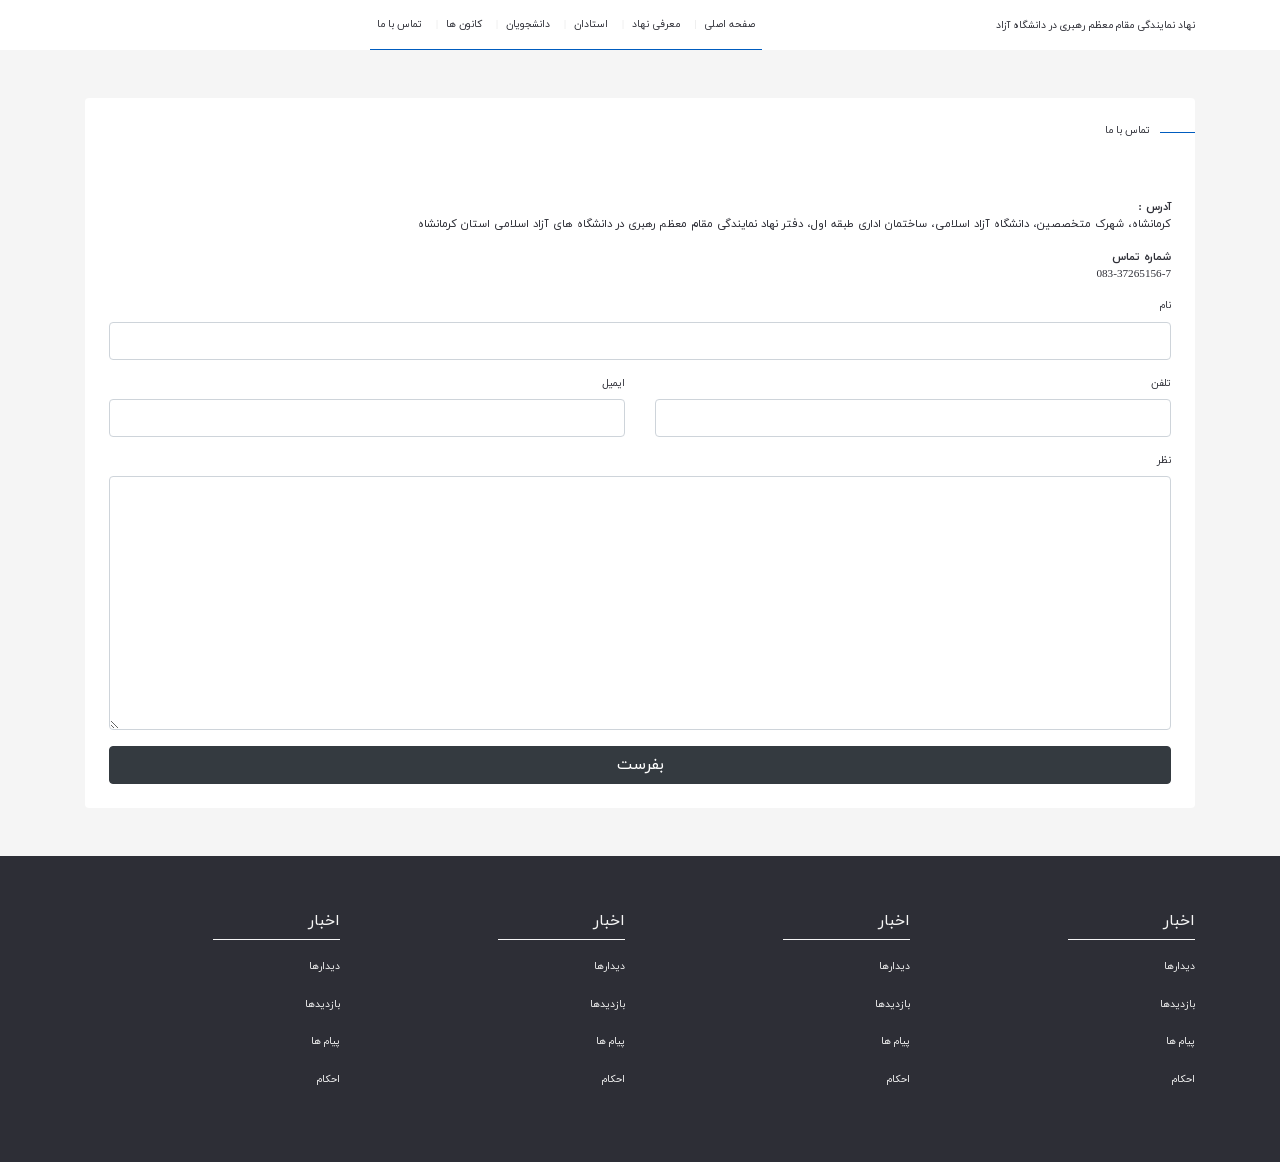
<file: Nahad Rahbari Azad/contact-us.html>
<!doctype html>
<html lang="en">
<head>
    <meta charset="UTF-8">
    <meta name="viewport"
          content="width=device-width, user-scalable=no, initial-scale=1.0, maximum-scale=1.0, minimum-scale=1.0">
    <meta http-equiv="X-UA-Compatible" content="ie=edge">
    <title>تماس با ما</title>
    <link rel="stylesheet" href="bootstrap.css">
    <link rel="stylesheet" href="WebFonts/css/fontiran.css">
    <meta lang="fa">
    <meta dir="rtl">
    <link rel="stylesheet" href="style.css">
</head>
<body>


<script src="https://code.jquery.com/jquery-3.3.1.slim.min.js"
        integrity="sha384-q8i/X+965DzO0rT7abK41JStQIAqVgRVzpbzo5smXKp4YfRvH+8abtTE1Pi6jizo"
        crossorigin="anonymous"></script>
<script src="https://cdnjs.cloudflare.com/ajax/libs/popper.js/1.14.3/umd/popper.min.js"
        integrity="sha384-ZMP7rVo3mIykV+2+9J3UJ46jBk0WLaUAdn689aCwoqbBJiSnjAK/l8WvCWPIPm49"
        crossorigin="anonymous"></script>
<script src="https://stackpath.bootstrapcdn.com/bootstrap/4.1.3/js/bootstrap.min.js"
        integrity="sha384-ChfqqxuZUCnJSK3+MXmPNIyE6ZbWh2IMqE241rYiqJxyMiZ6OW/JmZQ5stwEULTy"
        crossorigin="anonymous"></script>
<link rel="stylesheet" href="https://use.fontawesome.com/releases/v5.6.3/css/all.css"
      integrity="sha384-UHRtZLI+pbxtHCWp1t77Bi1L4ZtiqrqD80Kn4Z8NTSRyMA2Fd33n5dQ8lWUE00s/" crossorigin="anonymous">

      <header id="page-header" class="bg-white">
        <div class="container">
            <div class="row">
                <div class="col-12 col-lg-9">
                    <div class="d-flex flex-row align-items-center">
    
                        <button class="d-lg-none btn btn-primary my-2 ml-2" id="navbar-button" ><i class="fas fa-bars text-dark"></i><span class="icon-bar"></span></button>
    
                        <div class="ml-auto">
                            <p class="m-0">نهاد نمایندگی مقام معظم رهبری در دانشگاه آزاد</p>
                        </div>
    
                        <script>
                            $().ready(function () {
                                $('#navbar-button').click(function (event) {
                                    $('#page-navigation-bar').toggleClass('d-none');
                                });
                            });
                        </script>
    
    
                        <nav class="d-none d-lg-block" id="page-navigation-bar">
                            <ul class="menu clearfix">
                                <li class="item clearfix"><a href="index.html">صفحه اصلی</a></li>
                                <li class="item clearfix"><a href="index.html">معرفی نهاد</a></li>
                                <li class="item clearfix"><a href="news.html">استادان</a></li>
                                <li class="item clearfix"><a href="news.html">دانشجویان</a></li>
                                <li class="item clearfix">
                                    <a href="#">کانون ها</a>
                                    <ul class="sub-menu clearfix">
                                        <li class="triangle d-none d-lg-block"></li>
                                        <li class="item clearfix"><a href="news.html">کانون اول</a></li>
                                        <li class="item clearfix"><a href="news.html">کانون دوم</a></li>
                                    </ul>
                                </li>
                                <li class="item clearfix"><a href="contact-us.html">تماس با ما</a></li>
                            </ul>
                        </nav>
    
    
    
                    </div>
                </div>
            </div>
        </div>
    </header>
    
                    
					
<section id="page-body" class="my-5 pt-4 pt-lg-0">
    <div class="container">
        <div class="row" id="page-content">  
			<div class="col-12">
				<div class="card" >
					<div class="card-header">
						<div class="card-title">تماس با ما</div>
					</div>
					<div class="card-body p-4">
                        <div style="font-size: 0.7rem;">
                            <strong>آدرس : </strong>
                            <p style="font-size: inherit">
                                کرمانشاه، شهرک متخصصین، دانشگاه آزاد اسلامی، ساختمان اداری طبقه اول، دفتر نهاد نمایندگی مقام معظم رهبری در دانشگاه های آزاد اسلامی استان کرمانشاه
                            </p>
                            <strong>شماره تماس</strong>
                            <p style="font-size: inherit">083-37265156-7</p>
                        </div>
						<form>
							<div class="form-group">
								<label for="name">نام</label>
								<input class="form-control" id="name" type="text">
							</div>
							<div class="row">
								<div class="col-12 col-md-6">
									<div class="form-group">
										<label for="phone">تلفن</label>
										<input class="form-control" id="phone" type="text">
									</div>
								</div>
								<div class="col-12 col-md-6">
									<div class="form-group">
										<label for="email">ایمیل</label>
										<input type="email" id="email" class="form-control">
									</div>
								</div>
							</div>
							<div class="form-group">
								<label for="comment">نظر</label>
								<textarea class="form-control" name="comment" id="comment" cols="30" rows="10"></textarea>
							</div>
							<button class="btn btn-dark w-100">بفرست</button>
						</form>
					</div>
				</div>
			</div>
			
            
        </div>
    </div>
</section>
	
				

<footer id="page-footer" class="position-absolute w-100 p-5">
    <div class="container">
        <div class="row justify-content-center">
            <div class="col-12 col-sm-6 col-lg-3">
                <div class="footer-navigator">
                    <h3 class="h6 text-center text-lg-right w-lg-50">اخبار</h3>
                    <ul class="text-center">
                        <li class="text-center text-lg-right"><a href="#">دیدارها</a></li>
                        <li class="text-center text-lg-right"><a href="#">بازدیدها</a></li>
                        <li class="text-center text-lg-right"><a href="#">پیام ها</a></li>
                        <li class="text-center text-lg-right"><a href="#">احکام</a></li>
                    </ul>
                </div>
            </div>
            <div class="col-12 col-sm-6 col-lg-3">
                <div class="footer-navigator">
                    <h3 class="h6 text-center text-lg-right w-lg-50">اخبار</h3>
                    <ul class="text-center text-md-right">
                        <li class="text-center text-lg-right"><a href="#">دیدارها</a></li>
                        <li class="text-center text-lg-right"><a href="#">بازدیدها</a></li>
                        <li class="text-center text-lg-right"><a href="#">پیام ها</a></li>
                        <li class="text-center text-lg-right"><a href="#">احکام</a></li>
                    </ul>
                </div>
            </div>
            <div class="col-12 col-sm-6 col-lg-3">
                <div class="footer-navigator">
                    <h3 class="h6 text-center text-lg-right w-lg-50">اخبار</h3>
                    <ul class="text-center">
                        <li class="text-center text-lg-right"><a href="#">دیدارها</a></li>
                        <li class="text-center text-lg-right"><a href="#">بازدیدها</a></li>
                        <li class="text-center text-lg-right"><a href="#">پیام ها</a></li>
                        <li class="text-center text-lg-right"><a href="#">احکام</a></li>
                    </ul>
                </div>
            </div>
            <div class="col-12 col-sm-6 col-lg-3">
                <div class="footer-navigator">
                    <h3 class="h6 text-center text-lg-right w-lg-50">اخبار</h3>
                    <ul class="text-center text-md-right">
                        <li class="text-center text-lg-right"><a href="#">دیدارها</a></li>
                        <li class="text-center text-lg-right"><a href="#">بازدیدها</a></li>
                        <li class="text-center text-lg-right"><a href="#">پیام ها</a></li>
                        <li class="text-center text-lg-right"><a href="#">احکام</a></li>
                    </ul>
                </div>
            </div>
        </div>


    </div>
</footer>

</body>
</html>
</file>
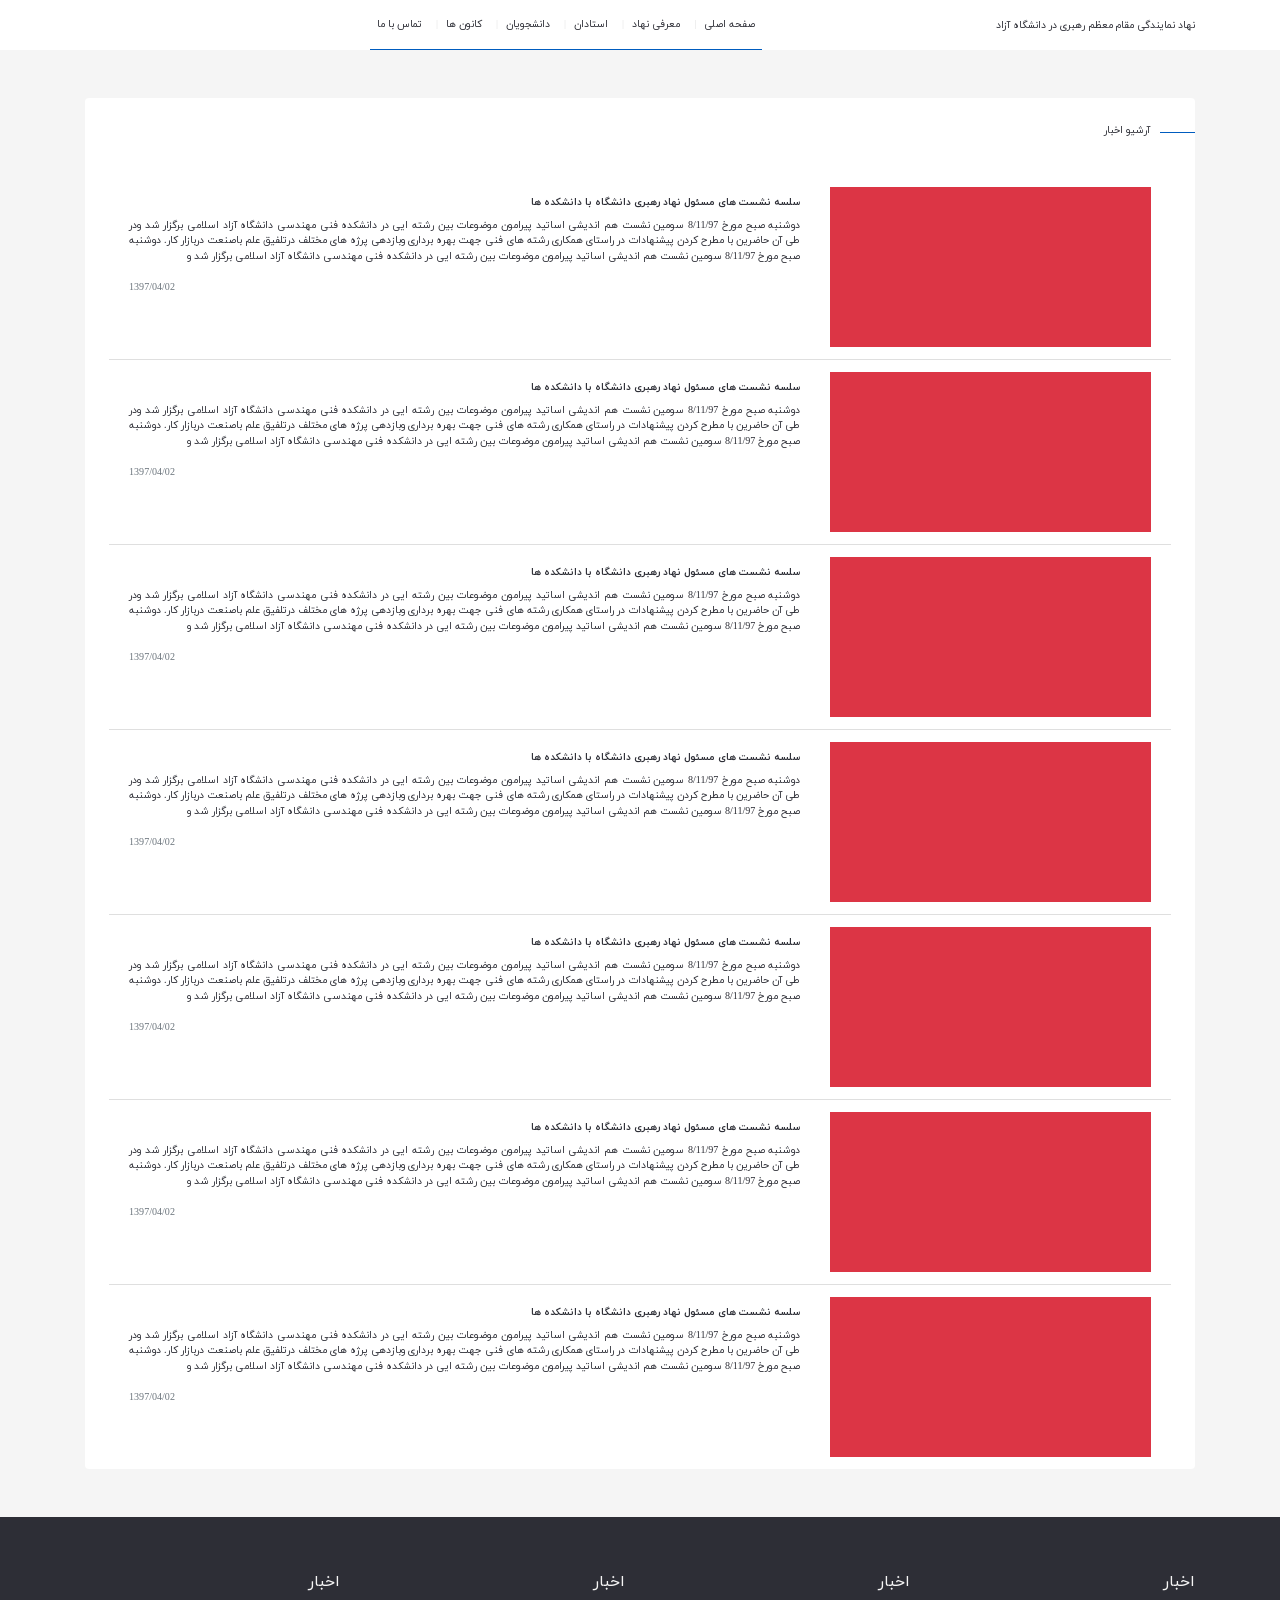
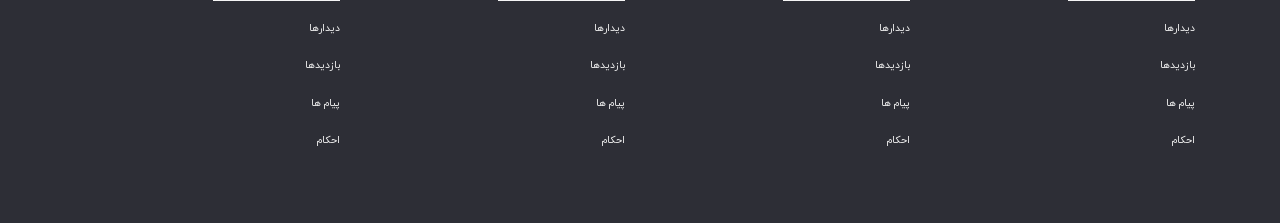
<file: Nahad Rahbari Azad/news.html>
<!doctype html>
<html lang="en">
<head>
    <meta charset="UTF-8">
    <meta name="viewport"
          content="width=device-width, user-scalable=no, initial-scale=1.0, maximum-scale=1.0, minimum-scale=1.0">
    <meta http-equiv="X-UA-Compatible" content="ie=edge">
    <title>اخبار</title>
    <link rel="stylesheet" href="bootstrap.css">
    <link rel="stylesheet" href="WebFonts/css/fontiran.css">
    <meta lang="fa">
    <meta dir="rtl">
    <link rel="stylesheet" href="style.css">
</head>
<body>


<script src="https://code.jquery.com/jquery-3.3.1.slim.min.js"
        integrity="sha384-q8i/X+965DzO0rT7abK41JStQIAqVgRVzpbzo5smXKp4YfRvH+8abtTE1Pi6jizo"
        crossorigin="anonymous"></script>
<script src="https://cdnjs.cloudflare.com/ajax/libs/popper.js/1.14.3/umd/popper.min.js"
        integrity="sha384-ZMP7rVo3mIykV+2+9J3UJ46jBk0WLaUAdn689aCwoqbBJiSnjAK/l8WvCWPIPm49"
        crossorigin="anonymous"></script>
<script src="https://stackpath.bootstrapcdn.com/bootstrap/4.1.3/js/bootstrap.min.js"
        integrity="sha384-ChfqqxuZUCnJSK3+MXmPNIyE6ZbWh2IMqE241rYiqJxyMiZ6OW/JmZQ5stwEULTy"
        crossorigin="anonymous"></script>
<link rel="stylesheet" href="https://use.fontawesome.com/releases/v5.6.3/css/all.css"
      integrity="sha384-UHRtZLI+pbxtHCWp1t77Bi1L4ZtiqrqD80Kn4Z8NTSRyMA2Fd33n5dQ8lWUE00s/" crossorigin="anonymous">

      <header id="page-header" class="bg-white">
        <div class="container">
            <div class="row">
                <div class="col-12 col-lg-9">
                    <div class="d-flex flex-row align-items-center">
    
                        <button class="d-lg-none btn btn-primary my-2 ml-2" id="navbar-button" ><i class="fas fa-bars text-dark"></i><span class="icon-bar"></span></button>
    
                        <div class="ml-auto">
                            <p class="m-0">نهاد نمایندگی مقام معظم رهبری در دانشگاه آزاد</p>
                        </div>
    
                        <script>
                            $().ready(function () {
                                $('#navbar-button').click(function (event) {
                                    $('#page-navigation-bar').toggleClass('d-none');
                                });
                            });
                        </script>
    
    
                        <nav class="d-none d-lg-block" id="page-navigation-bar">
                            <ul class="menu clearfix">
                                <li class="item clearfix"><a href="index.html">صفحه اصلی</a></li>
                                <li class="item clearfix"><a href="index.html">معرفی نهاد</a></li>
                                <li class="item clearfix"><a href="news.html">استادان</a></li>
                                <li class="item clearfix"><a href="news.html">دانشجویان</a></li>
                                <li class="item clearfix">
                                    <a href="news.html">کانون ها</a>
                                    <ul class="sub-menu clearfix">
                                        <li class="triangle d-none d-lg-block"></li>
                                        <li class="item clearfix"><a href="news.html">کانون اول</a></li>
                                        <li class="item clearfix"><a href="news.html">کانون دوم</a></li>
                                    </ul>
                                </li>
                                <li class="item clearfix"><a href="contact-us.html">تماس با ما</a></li>
                            </ul>
                        </nav>
    
    
    
                    </div>
                </div>
            </div>
        </div>
    </header>
    
<section id="page-body" class="my-5 pt-4 pt-lg-0">
        <div class="container">
            <div class="row" id="page-content">  
                <div class="col-12">
                <div class="card" >
                    <div class="card-header">
                        <div class="card-title">آرشیو اخبار</div>
                    </div>
                    <div class="card-body px-4">
                        <ul class="list-group list-group-flush p-0">
                            <li class="list-group-item">
                                <div class="row">
                                    <div class="col-12 col-md-4">
                                        <div class="bg-danger w-100" style="width: 10rem; height: 10rem"></div>
                                    </div>
                                    <div class="col-12 col-md-8 py-2 py-md-0">
                                        <a href="" class="alert-link my-2 d-block">سلسه نشست های مسئول نهاد رهبری دانشگاه با دانشکده ها</a>
                                        <p class="text-justify">دوشنبه صبح مورخ 8/11/97 سومین نشست هم اندیشی اساتید پیرامون موضوعات بین رشته ایی در دانشکده فنی مهندسی دانشگاه آزاد اسلامی برگزار شد ودر طی آن حاضرین با مطرح کردن پیشنهادات در راستای همکاری رشته های فنی جهت بهره برداری وبازدهی پرژه های مختلف درتلفیق علم باصنعت دربازار کار. دوشنبه صبح مورخ 8/11/97 سومین نشست هم اندیشی اساتید پیرامون موضوعات بین رشته ایی در دانشکده فنی مهندسی دانشگاه آزاد اسلامی برگزار شد و</p>
                                        <a href="" class="d-block text-left text-muted">1397/04/02</a>
                                    </div>
                                </div>
                            </li>
                            <li class="list-group-item">
                                <div class="row">
                                    <div class="col-12 col-md-4">
                                        <div class="bg-danger w-100" style="width: 10rem; height: 10rem"></div>
                                    </div>
                                    <div class="col-12 col-md-8 py-2 py-md-0">
                                        <a href="" class="alert-link my-2 d-block">سلسه نشست های مسئول نهاد رهبری دانشگاه با دانشکده ها</a>
                                        <p class="text-justify">دوشنبه صبح مورخ 8/11/97 سومین نشست هم اندیشی اساتید پیرامون موضوعات بین رشته ایی در دانشکده فنی مهندسی دانشگاه آزاد اسلامی برگزار شد ودر طی آن حاضرین با مطرح کردن پیشنهادات در راستای همکاری رشته های فنی جهت بهره برداری وبازدهی پرژه های مختلف درتلفیق علم باصنعت دربازار کار. دوشنبه صبح مورخ 8/11/97 سومین نشست هم اندیشی اساتید پیرامون موضوعات بین رشته ایی در دانشکده فنی مهندسی دانشگاه آزاد اسلامی برگزار شد و</p>
                                        <a href="" class="d-block text-left text-muted">1397/04/02</a>
                                    </div>
                                </div>
                            </li>
                            <li class="list-group-item">
                                <div class="row">
                                    <div class="col-12 col-md-4">
                                        <div class="bg-danger w-100" style="width: 10rem; height: 10rem"></div>
                                    </div>
                                    <div class="col-12 col-md-8 py-2 py-md-0">
                                        <a href="" class="alert-link my-2 d-block">سلسه نشست های مسئول نهاد رهبری دانشگاه با دانشکده ها</a>
                                        <p class="text-justify">دوشنبه صبح مورخ 8/11/97 سومین نشست هم اندیشی اساتید پیرامون موضوعات بین رشته ایی در دانشکده فنی مهندسی دانشگاه آزاد اسلامی برگزار شد ودر طی آن حاضرین با مطرح کردن پیشنهادات در راستای همکاری رشته های فنی جهت بهره برداری وبازدهی پرژه های مختلف درتلفیق علم باصنعت دربازار کار. دوشنبه صبح مورخ 8/11/97 سومین نشست هم اندیشی اساتید پیرامون موضوعات بین رشته ایی در دانشکده فنی مهندسی دانشگاه آزاد اسلامی برگزار شد و</p>
                                        <a href="" class="d-block text-left text-muted">1397/04/02</a>
                                    </div>
                                </div>
                            </li>
                            <li class="list-group-item">
                                <div class="row">
                                    <div class="col-12 col-md-4">
                                        <div class="bg-danger w-100" style="width: 10rem; height: 10rem"></div>
                                    </div>
                                    <div class="col-12 col-md-8 py-2 py-md-0">
                                        <a href="" class="alert-link my-2 d-block">سلسه نشست های مسئول نهاد رهبری دانشگاه با دانشکده ها</a>
                                        <p class="text-justify">دوشنبه صبح مورخ 8/11/97 سومین نشست هم اندیشی اساتید پیرامون موضوعات بین رشته ایی در دانشکده فنی مهندسی دانشگاه آزاد اسلامی برگزار شد ودر طی آن حاضرین با مطرح کردن پیشنهادات در راستای همکاری رشته های فنی جهت بهره برداری وبازدهی پرژه های مختلف درتلفیق علم باصنعت دربازار کار. دوشنبه صبح مورخ 8/11/97 سومین نشست هم اندیشی اساتید پیرامون موضوعات بین رشته ایی در دانشکده فنی مهندسی دانشگاه آزاد اسلامی برگزار شد و</p>
                                        <a href="" class="d-block text-left text-muted">1397/04/02</a>
                                    </div>
                                </div>
                            </li>
                            <li class="list-group-item">
                                <div class="row">
                                    <div class="col-12 col-md-4">
                                        <div class="bg-danger w-100" style="width: 10rem; height: 10rem"></div>
                                    </div>
                                    <div class="col-12 col-md-8 py-2 py-md-0">
                                        <a href="" class="alert-link my-2 d-block">سلسه نشست های مسئول نهاد رهبری دانشگاه با دانشکده ها</a>
                                        <p class="text-justify">دوشنبه صبح مورخ 8/11/97 سومین نشست هم اندیشی اساتید پیرامون موضوعات بین رشته ایی در دانشکده فنی مهندسی دانشگاه آزاد اسلامی برگزار شد ودر طی آن حاضرین با مطرح کردن پیشنهادات در راستای همکاری رشته های فنی جهت بهره برداری وبازدهی پرژه های مختلف درتلفیق علم باصنعت دربازار کار. دوشنبه صبح مورخ 8/11/97 سومین نشست هم اندیشی اساتید پیرامون موضوعات بین رشته ایی در دانشکده فنی مهندسی دانشگاه آزاد اسلامی برگزار شد و</p>
                                        <a href="" class="d-block text-left text-muted">1397/04/02</a>
                                    </div>
                                </div>
                            </li>
                            <li class="list-group-item">
                                <div class="row">
                                    <div class="col-12 col-md-4">
                                        <div class="bg-danger w-100" style="width: 10rem; height: 10rem"></div>
                                    </div>
                                    <div class="col-12 col-md-8 py-2 py-md-0">
                                        <a href="" class="alert-link my-2 d-block">سلسه نشست های مسئول نهاد رهبری دانشگاه با دانشکده ها</a>
                                        <p class="text-justify">دوشنبه صبح مورخ 8/11/97 سومین نشست هم اندیشی اساتید پیرامون موضوعات بین رشته ایی در دانشکده فنی مهندسی دانشگاه آزاد اسلامی برگزار شد ودر طی آن حاضرین با مطرح کردن پیشنهادات در راستای همکاری رشته های فنی جهت بهره برداری وبازدهی پرژه های مختلف درتلفیق علم باصنعت دربازار کار. دوشنبه صبح مورخ 8/11/97 سومین نشست هم اندیشی اساتید پیرامون موضوعات بین رشته ایی در دانشکده فنی مهندسی دانشگاه آزاد اسلامی برگزار شد و</p>
                                        <a href="" class="d-block text-left text-muted">1397/04/02</a>
                                    </div>
                                </div>
                            </li>
                            <li class="list-group-item">
                                <div class="row">
                                    <div class="col-12 col-md-4">
                                        <div class="bg-danger w-100" style="width: 10rem; height: 10rem"></div>
                                    </div>
                                    <div class="col-12 col-md-8 py-2 py-md-0">
                                        <a href="" class="alert-link my-2 d-block">سلسه نشست های مسئول نهاد رهبری دانشگاه با دانشکده ها</a>
                                        <p class="text-justify">دوشنبه صبح مورخ 8/11/97 سومین نشست هم اندیشی اساتید پیرامون موضوعات بین رشته ایی در دانشکده فنی مهندسی دانشگاه آزاد اسلامی برگزار شد ودر طی آن حاضرین با مطرح کردن پیشنهادات در راستای همکاری رشته های فنی جهت بهره برداری وبازدهی پرژه های مختلف درتلفیق علم باصنعت دربازار کار. دوشنبه صبح مورخ 8/11/97 سومین نشست هم اندیشی اساتید پیرامون موضوعات بین رشته ایی در دانشکده فنی مهندسی دانشگاه آزاد اسلامی برگزار شد و</p>
                                        <a href="" class="d-block text-left text-muted">1397/04/02</a>
                                    </div>
                                </div>
                            </li>
                        </ul>
                    </div>
                </div>
            </div>
        </div>
</section>

<footer id="page-footer" class="position-absolute w-100 p-5">
    <div class="container">
        <div class="row justify-content-center">
            <div class="col-12 col-sm-6 col-lg-3">
                <div class="footer-navigator">
                    <h3 class="h6 text-center text-lg-right w-lg-50">اخبار</h3>
                    <ul class="text-center">
                        <li class="text-center text-lg-right"><a href="#">دیدارها</a></li>
                        <li class="text-center text-lg-right"><a href="#">بازدیدها</a></li>
                        <li class="text-center text-lg-right"><a href="#">پیام ها</a></li>
                        <li class="text-center text-lg-right"><a href="#">احکام</a></li>
                    </ul>
                </div>
            </div>
            <div class="col-12 col-sm-6 col-lg-3">
                <div class="footer-navigator">
                    <h3 class="h6 text-center text-lg-right w-lg-50">اخبار</h3>
                    <ul class="text-center text-md-right">
                        <li class="text-center text-lg-right"><a href="#">دیدارها</a></li>
                        <li class="text-center text-lg-right"><a href="#">بازدیدها</a></li>
                        <li class="text-center text-lg-right"><a href="#">پیام ها</a></li>
                        <li class="text-center text-lg-right"><a href="#">احکام</a></li>
                    </ul>
                </div>
            </div>
            <div class="col-12 col-sm-6 col-lg-3">
                <div class="footer-navigator">
                    <h3 class="h6 text-center text-lg-right w-lg-50">اخبار</h3>
                    <ul class="text-center">
                        <li class="text-center text-lg-right"><a href="#">دیدارها</a></li>
                        <li class="text-center text-lg-right"><a href="#">بازدیدها</a></li>
                        <li class="text-center text-lg-right"><a href="#">پیام ها</a></li>
                        <li class="text-center text-lg-right"><a href="#">احکام</a></li>
                    </ul>
                </div>
            </div>
            <div class="col-12 col-sm-6 col-lg-3">
                <div class="footer-navigator">
                    <h3 class="h6 text-center text-lg-right w-lg-50">اخبار</h3>
                    <ul class="text-center text-md-right">
                        <li class="text-center text-lg-right"><a href="#">دیدارها</a></li>
                        <li class="text-center text-lg-right"><a href="#">بازدیدها</a></li>
                        <li class="text-center text-lg-right"><a href="#">پیام ها</a></li>
                        <li class="text-center text-lg-right"><a href="#">احکام</a></li>
                    </ul>
                </div>
            </div>
        </div>


    </div>
</footer>

</body>
</html>
</file>
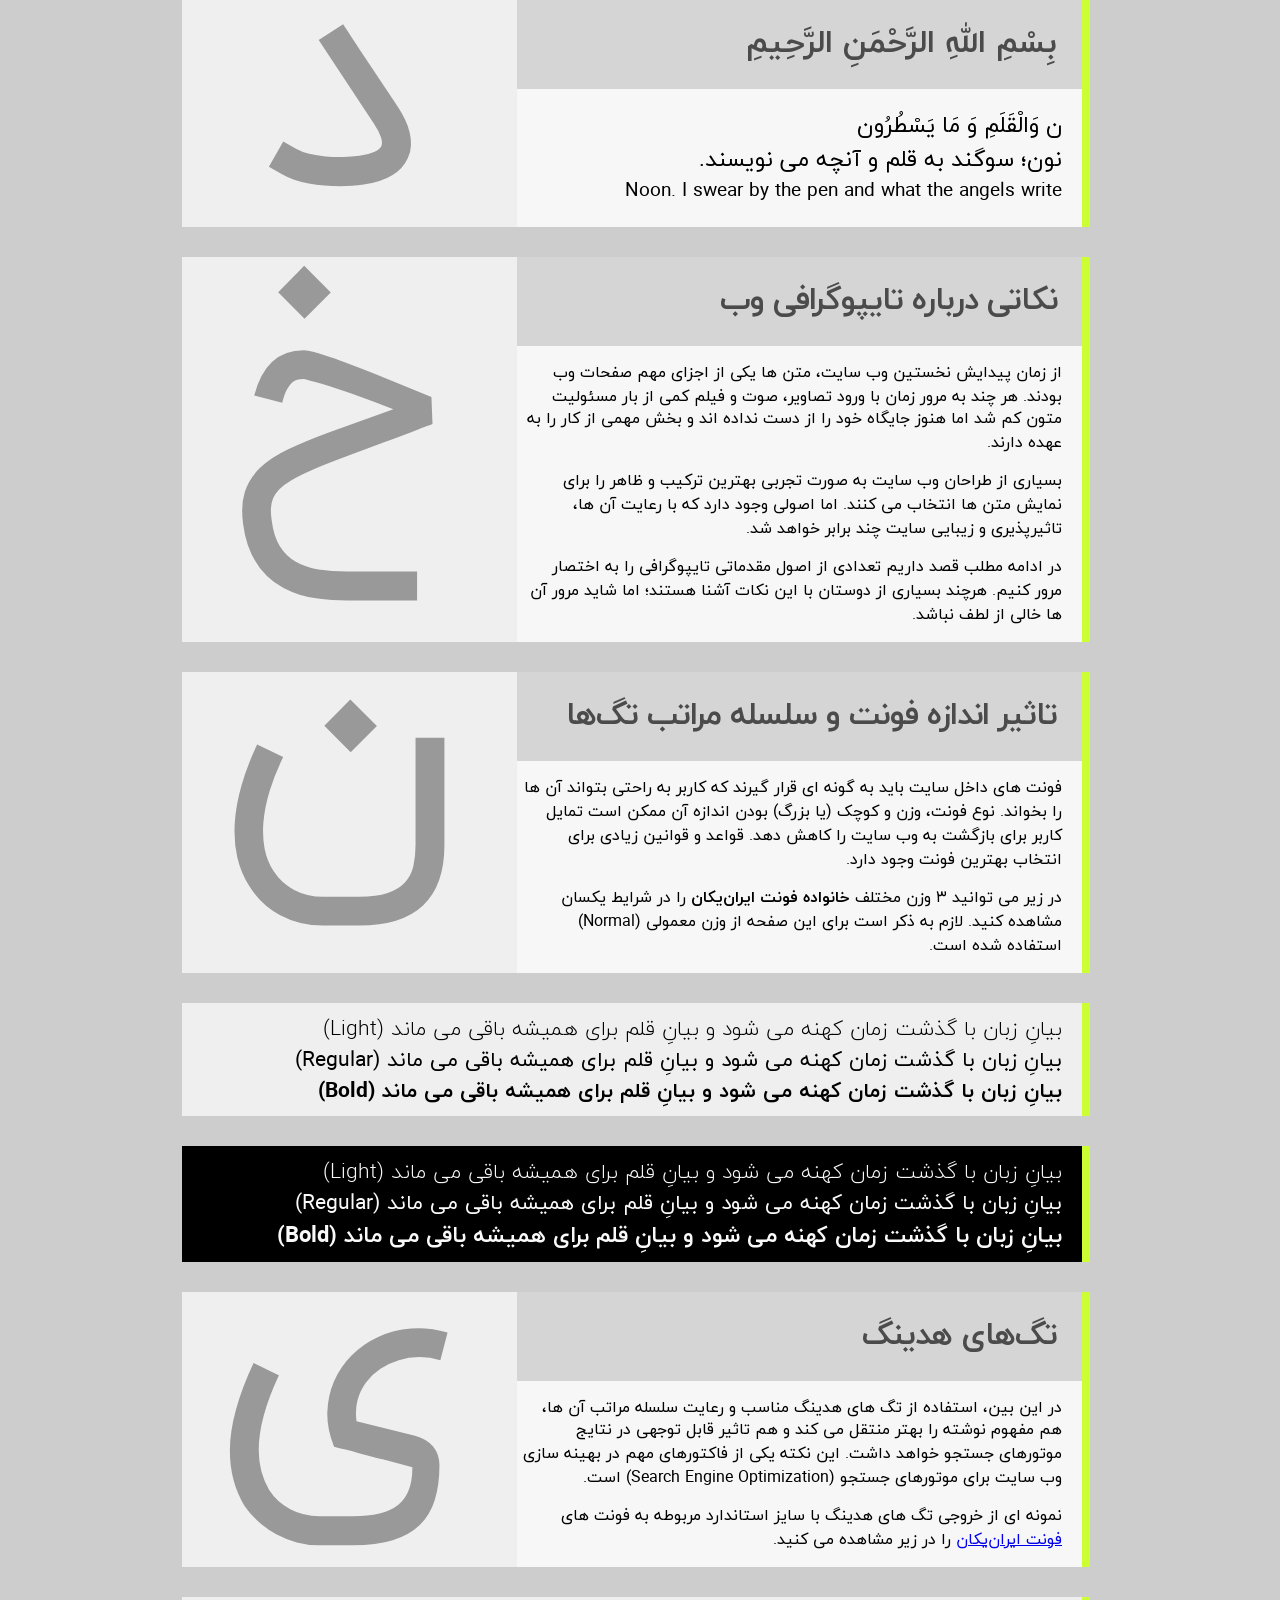
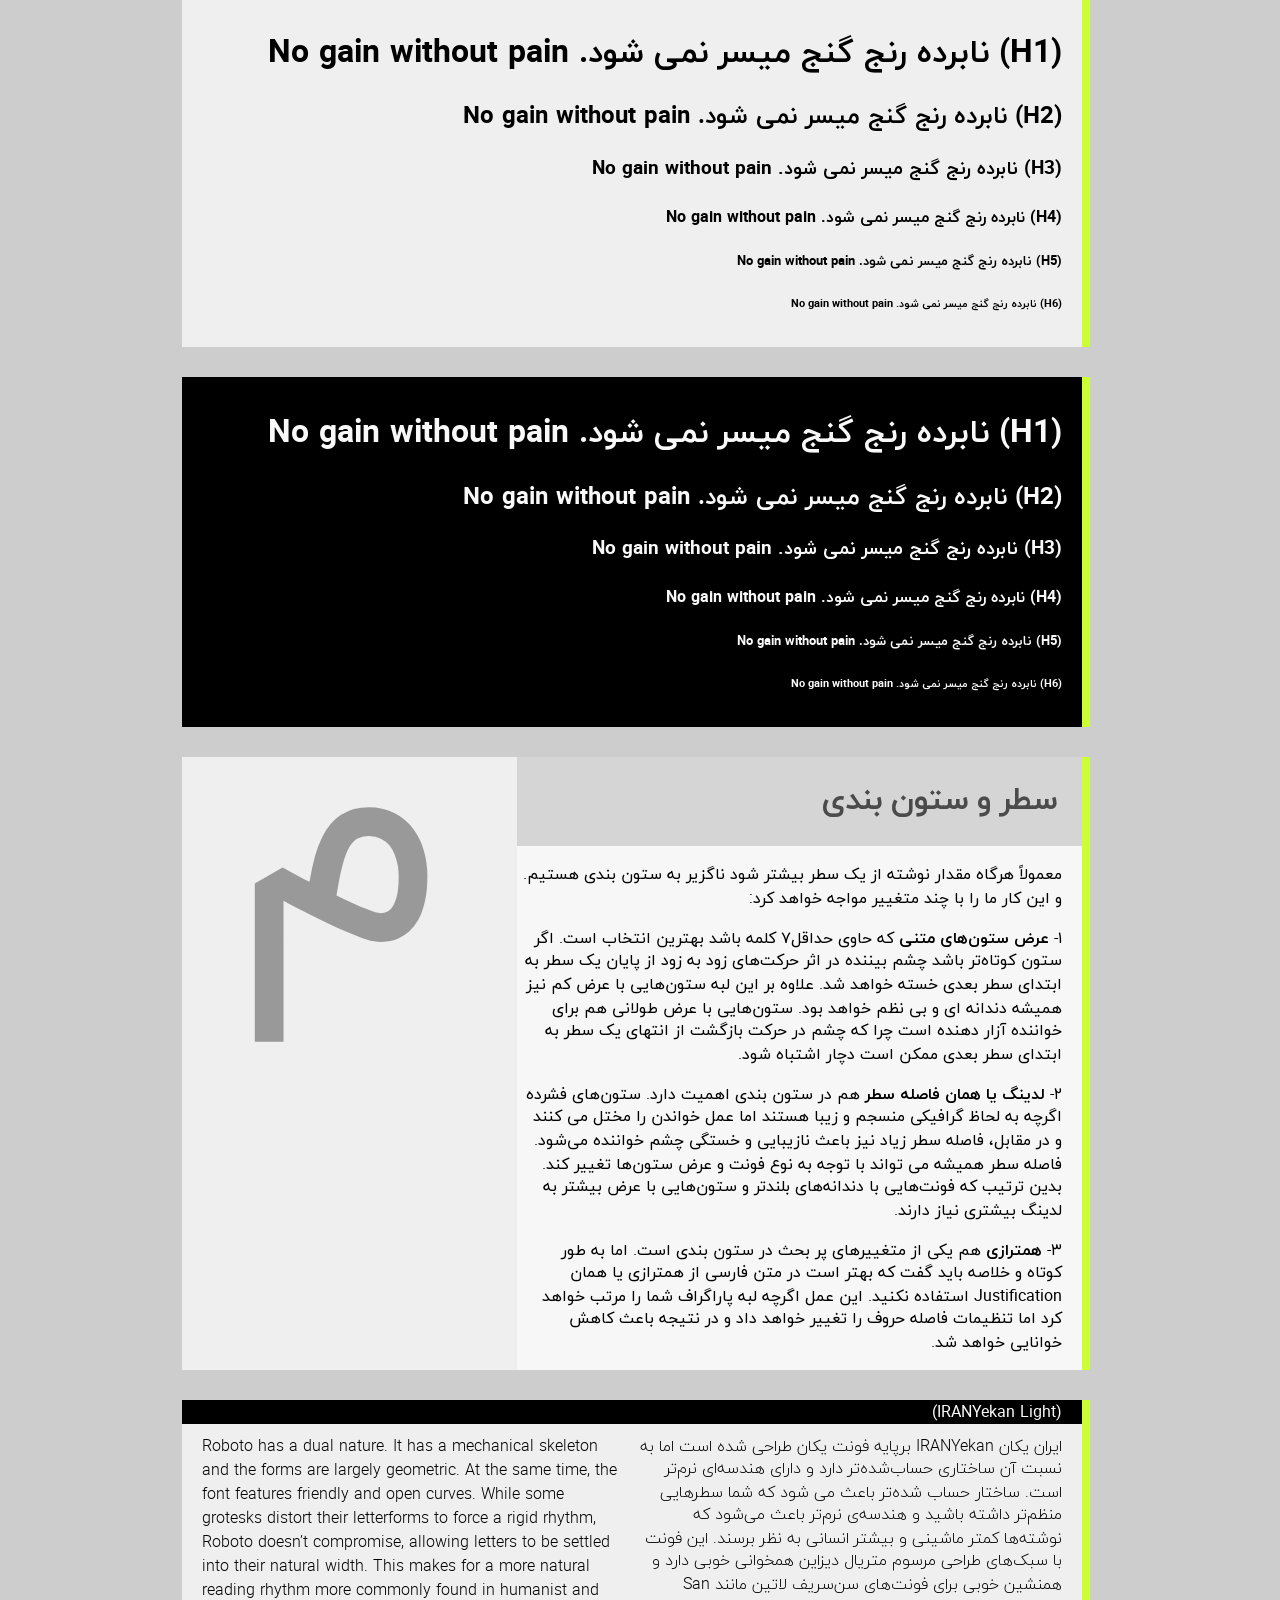
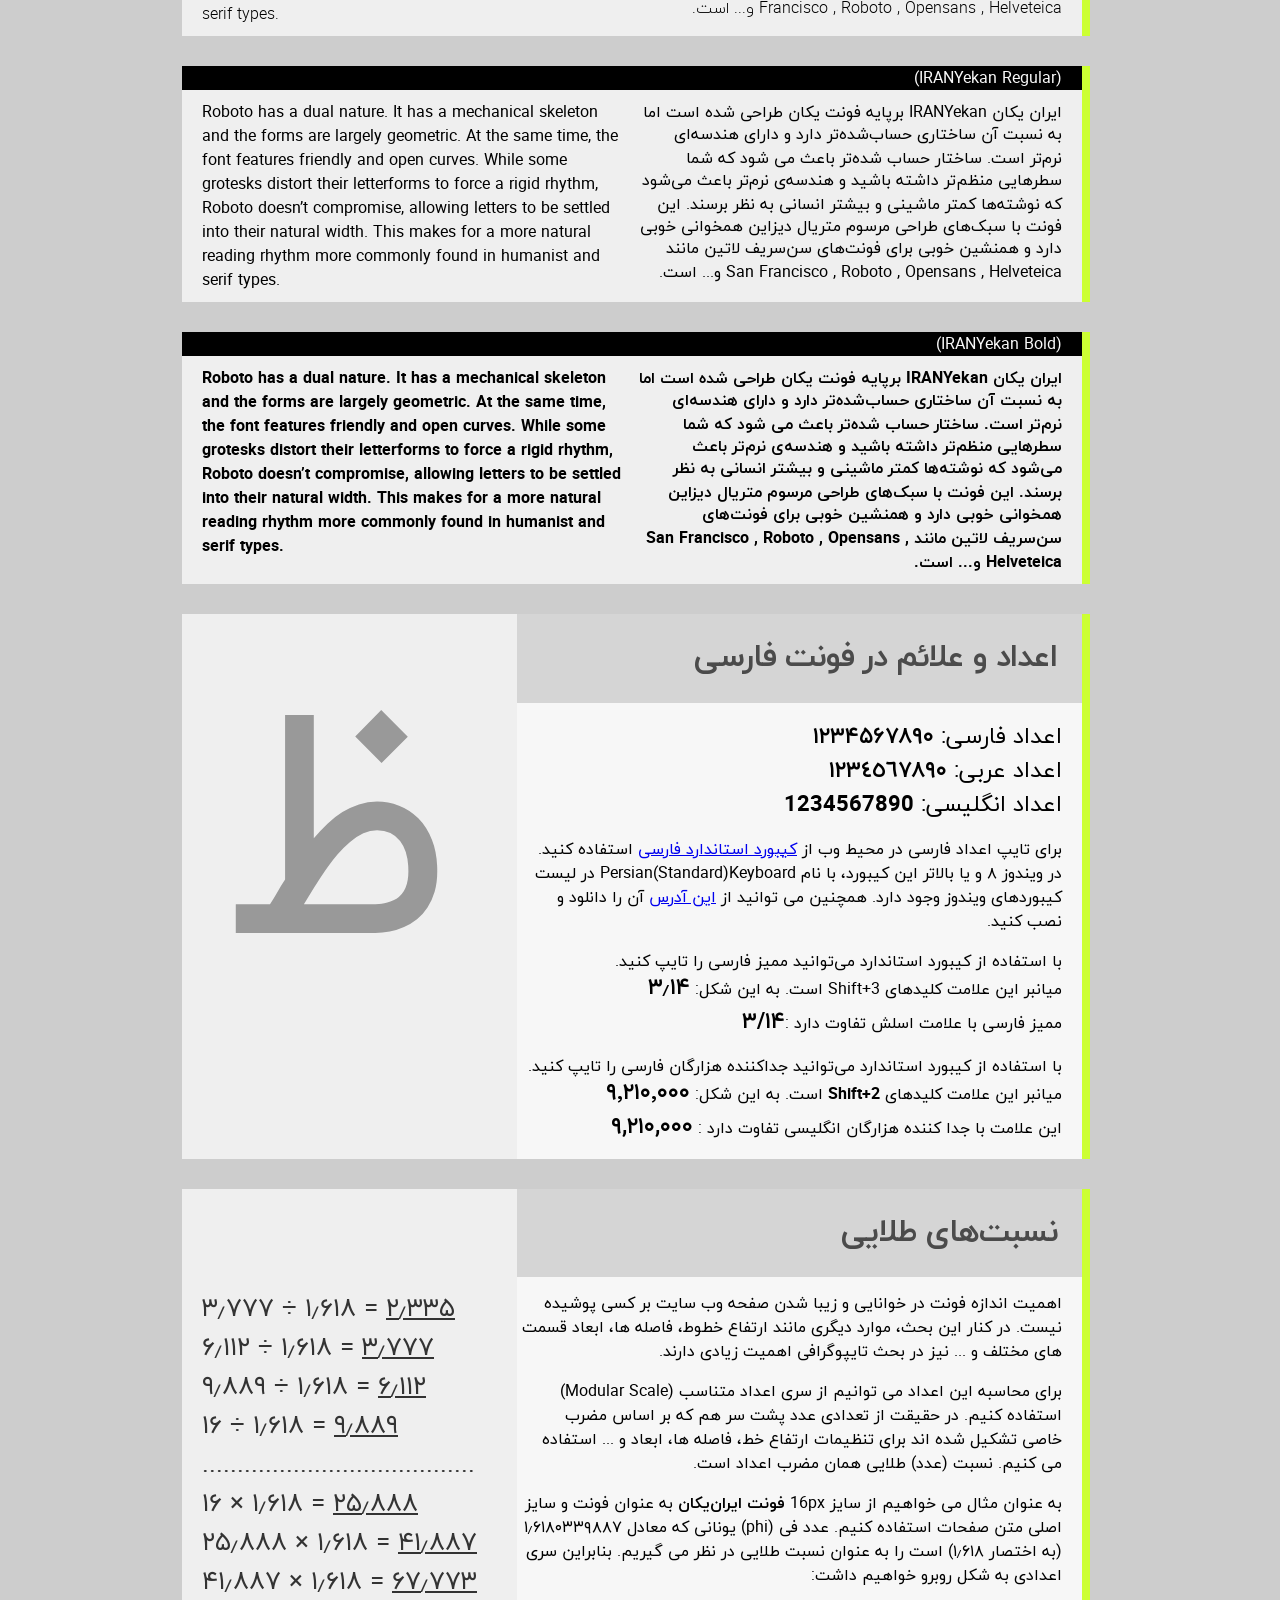
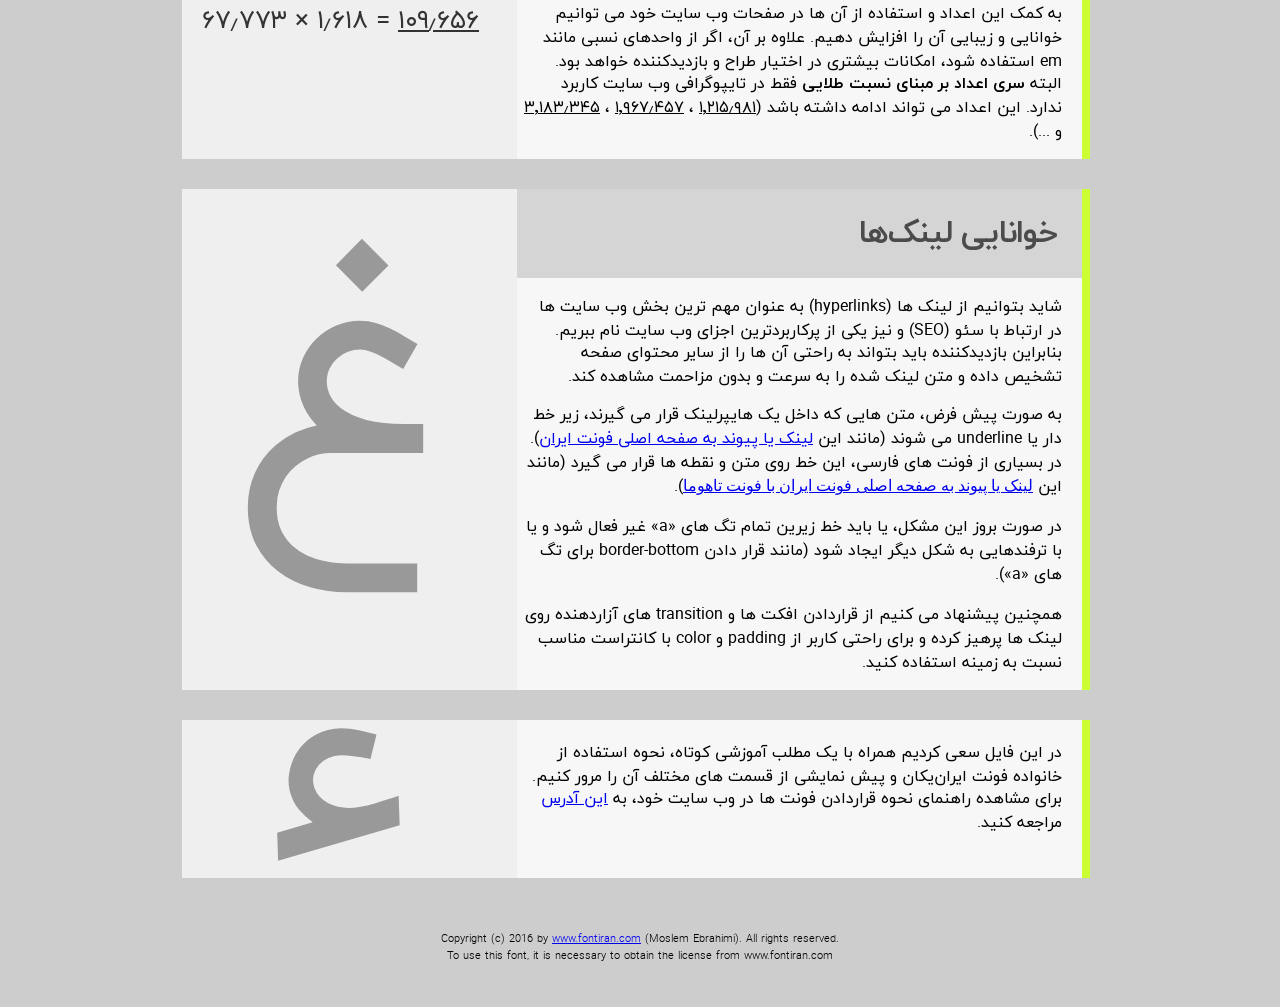
<file: Nahad Rahbari Azad/WebFonts/IRANYekan.html>
<!doctype html>
<html lang="fa">
<head>
<meta charset="utf-8">
<title>IRANYekan Family Type face: خانواده فونت ایران‌یکان</title>

<meta name="fontiran.com:license" content="کد ۵ رقمی لایسنس">

<link href="css/style.css" rel="stylesheet">
</head>


<body dir="rtl">
<div class="wrapper">

<div class="mainbox">
<div class="titelbox">
<h1>بِسْمِ اللهِ الرَّحْمَنِ الرَّحِيمِ</h1>
</div>
<div class="alphabet" style="line-height:200px" > د </div> 
<div class="rightbox">
<br>
 <span class="text-xlarge">ن وَالْقَلَمِ وَ مَا يَسْطُرُون</span>
<br>
<span class="text-xlarge"> نون؛ سوگند به قلم و آنچه می نويسند. </span>
 <br>
<span class="text-large"> Noon. I swear by the pen and what the angels write </span>
<br>
<br>
</div>
</div>

<div class="mainbox">

<div class="titelbox" style="letter-spacing: -1px">
<h1>نکاتی درباره تایپوگرافی وب</h1>
</div>

<div class="alphabet" style="line-height:350px" > خ </div> 
<div class="rightbox">
	<p>از زمان پیدایش نخستین وب سایت، متن ها یکی از اجزای مهم صفحات وب بودند. هر چند به مرور زمان با ورود تصاویر، صوت و فیلم کمی از بار مسئولیت متون کم شد اما هنوز جایگاه خود را از دست نداده اند و بخش مهمی از کار را به عهده دارند.</p>
	<p>بسیاری از طراحان وب سایت به صورت تجربی بهترین ترکیب و ظاهر را برای نمایش متن ها انتخاب می کنند. اما اصولی وجود دارد که با رعایت آن ها، تاثیرپذیری و زیبایی سایت چند برابر خواهد شد.</p>
	<p>در ادامه مطلب قصد داریم تعدادی از اصول مقدماتی تایپوگرافی را به اختصار مرور کنیم. هرچند بسیاری از دوستان با این نکات آشنا هستند؛ اما شاید مرور آن ها خالی از لطف نباشد.</p>
</div> 


</div> 

<div class="mainbox">
<div class="titelbox" style="letter-spacing: -1px">
	<h1>تاثیر اندازه فونت و سلسله مراتب تگ‌ها</h1>
</div>    
    <div class="alphabet" style="line-height:170px"> ن </div> 
    <div class="rightbox">
	<p>فونت های داخل سایت باید به گونه ای قرار گیرند که کاربر به راحتی بتواند آن ها را بخواند. نوع فونت، وزن و کوچک (یا بزرگ) بودن اندازه آن ممکن است تمایل کاربر برای بازگشت به وب سایت را کاهش دهد. قواعد و قوانین زیادی برای انتخاب بهترین  فونت وجود دارد.</p>
	<p>در زیر می توانید ۳ وزن مختلف <strong>خانواده فونت ایران‌یکان</strong> را در شرایط یکسان مشاهده کنید. لازم به ذکر است برای این صفحه از وزن معمولی (Normal) استفاده شده است.</p>
    </div> 
</div> 

   
<div class="mainbox">
<div class="mainbox2">    
	
	<div class="text-light"  style="font-size:1.3em">بیانِ زبان با گذشت زمان کهنه می شود و بیانِ قلم برای همیشه باقی می ماند (Light)</div>
	<div class="text-regular"  style="font-size:1.3em">بیانِ زبان با گذشت زمان کهنه می شود و بیانِ قلم برای همیشه باقی می ماند (Regular)</div>
	
	<div class="text-bold"  style="font-size:1.3em">بیانِ زبان با گذشت زمان کهنه می شود و بیانِ قلم برای همیشه باقی می ماند (Bold)</div>
</div>    
</div>    

<div class="mainboxnegativ">
<div class="mainbox2">    
	
	<div class="text-light"  style="font-size:1.3em">بیانِ زبان با گذشت زمان کهنه می شود و بیانِ قلم برای همیشه باقی می ماند (Light)</div>
	<div class="text-regular"  style="font-size:1.3em">بیانِ زبان با گذشت زمان کهنه می شود و بیانِ قلم برای همیشه باقی می ماند (Regular)</div>
	
	<div class="text-bold"  style="font-size:1.4em">بیانِ زبان با گذشت زمان کهنه می شود و بیانِ قلم برای همیشه باقی می ماند (Bold)</div>
</div>    
</div>

<div class="mainbox">
<div class="titelbox" style="letter-spacing: -1px">
	<h1>تگ‌های هدینگ</h1>
</div>    
    <div class="alphabet" style="line-height:170px"> ی </div> 
    <div class="rightbox">
<p>در این بین، استفاده از تگ های هدینگ مناسب و رعایت سلسله مراتب آن ها، هم مفهوم نوشته را بهتر منتقل می کند و هم تاثیر قابل توجهی در نتایج موتورهای جستجو خواهد داشت. این نکته یکی از فاکتورهای مهم در بهینه سازی وب سایت برای موتورهای جستجو (Search Engine Optimization) است.</p>
	<p>نمونه ای از خروجی تگ های هدینگ با سایز استاندارد مربوطه به فونت های <a href="http://fontiran.com" target="_blank">فونت ایران‌یکان</a> را در زیر مشاهده می کنید.</p>
 </div> 
</div> 
    
<div class="mainbox">
<div class="mainbox2"> 	
	<h1>(H1) نابرده رنج گنج میسر نمی شود. No gain without pain </h1>
	<h2>(H2) نابرده رنج گنج میسر نمی شود. No gain without pain</h2>
	<h3>(H3) نابرده رنج گنج میسر نمی شود. No gain without pain</h3>
	<h4>(H4) نابرده رنج گنج میسر نمی شود. No gain without pain </h4>
	<h5>(H5) نابرده رنج گنج میسر نمی شود. No gain without pain</h5>
	<h6>(H6) نابرده رنج گنج میسر نمی شود. No gain without pain</h6>
</div>
</div> 

<div class="mainboxnegativ">
<div class="mainbox2"> 	
	<h1>(H1) نابرده رنج گنج میسر نمی شود. No gain without pain </h1>
	<h2>(H2) نابرده رنج گنج میسر نمی شود. No gain without pain</h2>
	<h3>(H3) نابرده رنج گنج میسر نمی شود. No gain without pain</h3>
	<h4>(H4) نابرده رنج گنج میسر نمی شود. No gain without pain </h4>
	<h5>(H5) نابرده رنج گنج میسر نمی شود. No gain without pain</h5>
	<h6>(H6) نابرده رنج گنج میسر نمی شود. No gain without pain</h6>
</div>
</div>

<div class="mainbox">
<div class="titelbox" style="letter-spacing: -1px">
	<h1>سطر و ستون بندی</h1>
</div>    
    <div class="alphabet" style="line-height:200px"> م </div> 
    <div class="rightbox">
<p>معمولاً هرگاه مقدار نوشته از یک سطر بیشتر شود ناگزیر به ستون بندی هستیم. و این کار ما را با چند متغییر مواجه خواهد کرد:</p>
	<p>۱- <strong>عرض ستون‌های متنی</strong> که حاوی حداقل۷ کلمه باشد بهترین انتخاب است. اگر ستون کوتاه‌تر باشد چشم بیننده در اثر حرکت‌های زود به زود از پایان یک سطر به ابتدای سطر بعدی خسته خواهد شد. علاوه بر این لبه ستون‌هایی با عرض کم نیز همیشه دندانه ای و بی نظم خواهد بود. ستون‌هایی با عرض طولانی هم برای خواننده آزار دهنده است چرا که چشم در حرکت بازگشت از انتهای یک سطر به ابتدای سطر بعدی ممکن است دچار اشتباه شود.

    <p>۲- <strong>لدینگ یا همان فاصله سطر </strong> هم در ستون بندی اهمیت دارد. ستون‌های فشرده اگرچه به لحاظ گرافیکی منسجم و زیبا هستند اما عمل خواندن را مختل می کنند و در مقابل، فاصله سطر زیاد نیز باعث نازیبایی و خستگی چشم خواننده می‌شود. فاصله سطر همیشه می تواند با توجه به نوع فونت و عرض ستون‌ها تغییر کند. بدین ترتیب که فونت‌هایی با دندانه‌های بلند‌تر و ستون‌هایی با عرض بیشتر به لدینگ بیشتری نیاز دارند.    
    <p>۳- <strong>همترازی </strong> هم یکی از متغییرهای پر بحث در ستون بندی است. اما به طور کوتاه و خلاصه باید گفت که بهتر است در متن فارسی از همترازی یا همان Justification استفاده نکنید. این عمل اگرچه لبه پاراگراف شما را مرتب خواهد کرد اما تنظیمات فاصله حروف را تغییر خواهد داد و در نتیجه باعث کاهش خوانایی خواهد شد.                </div> 
</div> 

<div class="mainbox"> 
<div class="mainbox2negativ">(IRANYekan Light)</div>     
	<div class="farsiparagraph"><span class="text-light">ایران یکان IRANYekan برپایه فونت یکان طراحی شده است اما به نسبت آن ساختاری حساب‌شده‌تر دارد و دارای هندسه‌ای نرم‌تر است. ساختار حساب شده‌تر باعث می شود که شما سطر‌هایی منظم‌تر داشته باشید و هندسه‌‌ی نرم‌تر باعث می‌شود که نوشته‌ها کمتر ماشینی و بیشتر انسانی به نظر برسند. این فونت با سبک‌های طراحی مرسوم متریال دیزاین همخوانی خوبی دارد و همنشین خوبی برای فونت‌های سن‌سریف لاتین مانند San Francisco , Roboto , Opensans , Helveteica  و... است.   </span></div>

<div class="englishparagraph"><span class="text-light">
Roboto has a dual nature. It has a mechanical skeleton and the forms are largely geometric. At the same time, the font features friendly and open curves. While some grotesks distort their letterforms to force a rigid rhythm, Roboto doesn’t compromise, allowing letters to be settled into their natural width. This makes for a more natural reading rhythm more commonly found in humanist and serif types.
</span></div>
	  
</div>

<div class="mainbox"> 
<div class="mainbox2negativ">(IRANYekan Regular)</div>     
	<div class="farsiparagraph"><span class="text-regular">ایران یکان IRANYekan برپایه فونت یکان طراحی شده است اما به نسبت آن ساختاری حساب‌شده‌تر دارد و دارای هندسه‌ای نرم‌تر است. ساختار حساب شده‌تر باعث می شود که شما سطر‌هایی منظم‌تر داشته باشید و هندسه‌‌ی نرم‌تر باعث می‌شود که نوشته‌ها کمتر ماشینی و بیشتر انسانی به نظر برسند. این فونت با سبک‌های طراحی مرسوم متریال دیزاین همخوانی خوبی دارد و همنشین خوبی برای فونت‌های سن‌سریف لاتین مانند San Francisco , Roboto , Opensans , Helveteica  و... است.   </span></div>

<div class="englishparagraph"><span class="text-regular">
Roboto has a dual nature. It has a mechanical skeleton and the forms are largely geometric. At the same time, the font features friendly and open curves. While some grotesks distort their letterforms to force a rigid rhythm, Roboto doesn’t compromise, allowing letters to be settled into their natural width. This makes for a more natural reading rhythm more commonly found in humanist and serif types.
</span></div>
	  
</div>


<div class="mainbox"> 
<div class="mainbox2negativ">(IRANYekan Bold)</div>   
	<div class="farsiparagraph"><span class="text-bold">ایران یکان IRANYekan برپایه فونت یکان طراحی شده است اما به نسبت آن ساختاری حساب‌شده‌تر دارد و دارای هندسه‌ای نرم‌تر است. ساختار حساب شده‌تر باعث می شود که شما سطر‌هایی منظم‌تر داشته باشید و هندسه‌‌ی نرم‌تر باعث می‌شود که نوشته‌ها کمتر ماشینی و بیشتر انسانی به نظر برسند. این فونت با سبک‌های طراحی مرسوم متریال دیزاین همخوانی خوبی دارد و همنشین خوبی برای فونت‌های سن‌سریف لاتین مانند San Francisco , Roboto , Opensans , Helveteica  و... است.   </span></div>

<div class="englishparagraph"><span class="text-bold">
Roboto has a dual nature. It has a mechanical skeleton and the forms are largely geometric. At the same time, the font features friendly and open curves. While some grotesks distort their letterforms to force a rigid rhythm, Roboto doesn’t compromise, allowing letters to be settled into their natural width. This makes for a more natural reading rhythm more commonly found in humanist and serif types.</span>
</div>
	  
</div>

<div class="mainbox">
<div class="titelbox" style="letter-spacing: -1px">
	<h1>اعداد و علائم در فونت فارسی</h1>
</div>    
    <div class="alphabet" style="line-height:470px"> ظ </div> 
    <div class="rightbox">
      <p><span class="text-xlarge">اعداد فارسی: <strong>۱۲۳۴۵۶۷۸۹۰</strong></span><br>
        <span class="text-xlarge">اعداد عربی: <strong>۱۲۳٤٥٦۷۸۹۰</strong></span><br>
      <span class="text-xlarge">اعداد انگلیسی: <strong>1234567890</strong></span></p>
      <p>برای تایپ اعداد فارسی در محیط وب از <a href="http://fontiran.com/%d9%86%d8%b5%d8%a8-%da%a9%db%8c%d8%a8%d9%88%d8%b1%d8%af-%d9%81%d8%a7%d8%b1%d8%b3%db%8c-%d8%a7%d8%b3%d8%aa%d8%a7%d9%86%d8%af%d8%a7%d8%b1%d8%af-%d8%af%d8%b1-%d9%88%db%8c%d9%86%d8%af%d9%88%d8%b28-%d9%88/">کیبورد استاندارد فارسی</a> استفاده کنید. در ویندوز ۸ و یا بالاتر این کیبورد، با نام Persian(Standard)Keyboard در لیست کیبوردهای ویندوز وجود دارد. همچنین می توانید از <a href="http://persian-computing.ir/download/Iranian_Standard_Persian_Keyboard_(ISIRI_9147)_(Version_2.0).zip">این آدرس</a> آن را دانلود و نصب کنید.</p>
      <span>
      <p>با استفاده از کیبورد استاندارد می‌توانید ممیز فارسی را تایپ کنید.<br>
        <span>میانبر این علامت کلیدهای <span class="text-medium">Shift+3</span> است. به این شکل: <strong class="text-xlarge">۳٫۱۴</strong></span><br>
        <span >ممیز فارسی با علامت اسلش  تفاوت دارد :<strong class="text-xlarge">۳/۱۴</strong></span>
</p>
      <p>با استفاده از کیبورد استاندارد می‌توانید جداکننده هزارگان فارسی را تایپ کنید.<br>
      <span>میانبر این علامت کلیدهای <strong>Shift+2</strong> است. به این شکل: <strong class="text-xlarge">۹٬۲۱۰٬۰۰۰</strong></span><br>
        <span >این علامت با جدا کننده هزارگان انگلیسی تفاوت دارد : <strong class="text-xlarge">۹,۲۱۰,۰۰۰</strong></span>
      </p>
    </div> 
</div>
    
 <div class="mainbox">
<div class="titelbox" style="letter-spacing: -1px">      
	<h1> نسبت‌های طلایی</h1>
</div>    
    <div class="alphabet2">
    <div style="padding-left:20px">
	۳٫۷۷۷ &divide; ۱٫۶۱۸ = <span class="text-regular text-underline">۲٫۳۳۵</span>
	<br>
	۶٫۱۱۲ &divide; ۱٫۶۱۸ = <span class="text-regular text-underline">۳٫۷۷۷</span>
	<br>
	۹٫۸۸۹ &divide; ۱٫۶۱۸ = <span class="text-regular text-underline">۶٫۱۱۲</span>
	<br>
	۱۶ &divide; ۱٫۶۱۸ = <span class="text-regular text-underline">۹٫۸۸۹</span>
	<br>
.......................................
	<br>
	۱۶ &times; ۱٫۶۱۸ = <span class="text-regular text-underline">۲۵٫۸۸۸</span>
	<br>
	۲۵٫۸۸۸ &times; ۱٫۶۱۸ = <span class="text-regular text-underline">۴۱٫۸۸۷</span>
	<br>
	۴۱٫۸۸۷ &times; ۱٫۶۱۸ = <span class="text-regular text-underline">۶۷٫۷۷۳</span>
	<br>
	۶۷٫۷۷۳ &times; ۱٫۶۱۸ = <span class="text-regular text-underline">۱۰۹٫۶۵۶</span>
    </div>
	</div>
     <div class="rightbox">   
	<p>اهمیت اندازه فونت در خوانایی و زیبا شدن صفحه وب سایت بر کسی پوشیده نیست. در کنار این بحث، موارد دیگری مانند ارتفاع خطوط، فاصله ها، ابعاد قسمت های مختلف و ... نیز در بحث تایپوگرافی اهمیت زیادی دارند.</p>
	<p>برای محاسبه این اعداد می توانیم از سری اعداد متناسب (Modular Scale) استفاده کنیم. در حقیقت از تعدادی عدد پشت سر هم که بر اساس مضرب خاصی تشکیل شده اند برای تنظیمات ارتفاع خط، فاصله ها، ابعاد و ... استفاده می کنیم. نسبت (عدد) طلایی همان مضرب اعداد است.</p>
	<p>به عنوان مثال می خواهیم از سایز 16px <strong>فونت ایران‌یکان</strong> به عنوان فونت و سایز اصلی متن صفحات استفاده کنیم. عدد فی (phi) یونانی که معادل ۱٫۶۱۸۰۳۳۹۸۸۷ (به اختصار ۱٫۶۱۸) است را به عنوان نسبت طلایی در نظر می گیریم. بنابراین سری اعدادی به شکل روبرو خواهیم داشت:</p>
	
	<p>
	به کمک این اعداد و استفاده از آن ها در صفحات وب سایت خود می توانیم خوانایی و زیبایی آن را افزایش دهیم. علاوه بر آن، اگر از واحدهای نسبی مانند em استفاده شود، امکانات بیشتری در اختیار طراح و بازدیدکننده خواهد بود. البته <strong>سری اعداد بر مبنای نسبت طلایی</strong> فقط در تایپوگرافی وب سایت کاربرد ندارد.
	این اعداد می تواند ادامه داشته باشد (<span class="text-regular text-underline">۱٬۲۱۵٫۹۸۱</span> ، <span class="text-regular text-underline">۱٬۹۶۷٫۴۵۷</span> ، <span class="text-regular text-underline">۳٬۱۸۳٫۳۴۵</span> و ...).
	</p>
    
</div>    
</div>    
    
<div class="mainbox">    
<div class="titelbox" style="letter-spacing: -1px"><h1>خوانایی لینک‌ها</h1> </div>
<div class="alphabet" style="line-height:470px"> غ </div>
<div class="rightbox">
	<p>شاید بتوانیم از لینک ها (hyperlinks) به عنوان مهم ترین بخش وب سایت ها در ارتباط با سئو (SEO) و نیز یکی از پرکاربردترین اجزای وب سایت نام ببریم. بنابراین بازدیدکننده باید بتواند به راحتی آن ها را از سایر محتوای صفحه تشخیص داده و متن لینک شده را به سرعت و بدون مزاحمت مشاهده کند.</p>
	<p>به صورت پیش فرض، متن هایی که داخل یک هایپرلینک قرار می گیرند، زیر خط دار یا underline می شوند (مانند این <a href="http://fontiran.com" target="_blank">لینک یا پیوند به صفحه اصلی فونت ایران</a>). در بسیاری از فونت های فارسی، این خط روی متن و نقطه ها قرار می گیرد (مانند این <a href="http://fontiran.com" target="_blank" style="font-family: Tahoma;">لینک یا پیوند به صفحه اصلی فونت ایران با فونت تاهوما</a>).</p>
	<p>در صورت بروز این مشکل، یا باید خط زیرین تمام تگ های «a» غیر فعال شود و یا با ترفندهایی به شکل دیگر ایجاد شود (مانند قرار دادن border-bottom برای تگ های «a»).</p>
	<p>همچنین پیشنهاد می کنیم از قراردادن افکت ها و transition های آزاردهنده روی لینک ها پرهیز کرده و برای راحتی کاربر از padding و color با کانتراست مناسب نسبت به زمینه استفاده کنید.</p>
</div>
</div>    
    

	
<div class="mainbox">
<div class="rightbox">
<br>
در این فایل سعی کردیم همراه با یک مطلب آموزشی کوتاه، نحوه استفاده از خانواده فونت ایران‌یکان و پیش نمایشی از قسمت های مختلف آن را مرور کنیم.
<br>
برای مشاهده راهنمای نحوه قراردادن فونت ها در وب سایت خود، به <a href="http://fontiran.com/%d9%86%d8%b5%d8%a8-%d9%81%d9%88%d9%86%d8%aa-%d8%a7%db%8c%d8%b1%d8%a7%d9%86-%d8%b3%d9%86%d8%b3-iransans-%d8%b1%d9%88%db%8c-%d9%88%d8%a8%d8%b3%d8%a7%db%8c%d8%aa/" target="_blank">این آدرس</a> مراجعه کنید.
<br>
<br>
<br>
</div>
<div class="alphabet" style="line-height:100px">ء</div>
</div>

    <br>
	<div class="footer">
    Copyright (c) 2016 by <a href="http://fontiran.com">www.fontiran.com</a> (Moslem Ebrahimi). All rights reserved.
    <br>
    To use this font, it is necessary to obtain the license from www.fontiran.com
    
	</div>
</div>
</body>
</html>
</file>
<file: Nahad Rahbari Azad/WebFonts/css/fontiran.css>
﻿/**
*
*	Name:			IRANYekan Font
*	Version:		1.0
*	Author:			Moslem Ebrahimi (moslemebrahimi.com)
*	Created on:		Dec 20, 2016
*	Updated on:		Dec 20, 2016
*	Website:		http://fontiran.com
*	Copyright:		Commercial/Proprietary Software
--------------------------------------------------------------------------------------
فونت ایران یکان یک نرم افزار مالکیتی محسوب می شود. جهت آگاهی از قوانین استفاده از این فونت ها لطفا به وب سایت (فونت ایران دات کام) مراجعه نمایید
--------------------------------------------------------------------------------------
IRANYekan fonts are considered a proprietary software. To gain information about the laws regarding the use of these fonts, please visit www.fontiran.com 
--------------------------------------------------------------------------------------
This set of fonts are used in this project under the license: (.....)
--------------------------------------------------------------------------------------
*	
**/
@font-face {
	font-family: iranyekan;
	font-style: normal;
	font-weight: bold;
	src: url('../fonts/eot/iranyekanwebbold.eot');
	src: url('../fonts/eot/iranyekanwebbold.eot?#iefix') format('embedded-opentype'),  /* IE6-8 */
		 url('../fonts/woff2/iranyekanwebbold.woff2') format('woff2'),  /* FF39+,Chrome36+, Opera24+*/
		 url('../fonts/woff/iranyekanwebbold.woff') format('woff'),  /* FF3.6+, IE9, Chrome6+, Saf5.1+*/
		 url('../fonts/ttf/iranyekanwebbold.ttf') format('truetype');
}

@font-face {
	font-family: iranyekan;
	font-style: normal;
	font-weight: 300;
	src: url('../fonts/eot/iranyekanweblight.eot');
	src: url('../fonts/eot/iranyekanweblight.eot?#iefix') format('embedded-opentype'),  /* IE6-8 */
		 url('../fonts/woff2/iranyekanweblight.woff2') format('woff2'),  /* FF39+,Chrome36+, Opera24+*/
		 url('../fonts/woff/iranyekanweblight.woff') format('woff'),  /* FF3.6+, IE9, Chrome6+, Saf5.1+*/
		 url('../fonts/ttf/iranyekanweblight.ttf') format('truetype');
}

@font-face {
	font-family: iranyekan;
	font-style: normal;
	font-weight: normal;
	src: url('../fonts/eot/iranyekanwebregular.eot');
	src: url('../fonts/eot/iranyekanwebregular.eot?#iefix') format('embedded-opentype'),  /* IE6-8 */
		 url('../fonts/woff2/iranyekanwebregular.woff2') format('woff2'),  /* FF39+,Chrome36+, Opera24+*/
		 url('../fonts/woff/iranyekanwebregular.woff') format('woff'),  /* FF3.6+, IE9, Chrome6+, Saf5.1+*/
		 url('../fonts/ttf/iranyekanwebregular.ttf') format('truetype');
}

/* Latin fonts (Roboto) */

@font-face {
	font-family: roboto;
	font-style: normal;
	font-weight: bold;
	src: url('../fonts/eot/robotobold.eot');
	src: url('../fonts/eot/robotobold.eot?#iefix') format('embedded-opentype'),  /* IE6-8 */
		 url('../fonts/woff2/robotobold.woff2') format('woff2'),  /* FF39+,Chrome36+, Opera24+*/
		 url('../fonts/woff/robotobold.woff') format('woff'),  /* FF3.6+, IE9, Chrome6+, Saf5.1+*/
		 url('../fonts/ttf/robotobold.ttf') format('truetype');
}

@font-face {
	font-family: roboto;
	font-style: normal;
	font-weight: 300;
	src: url('../fonts/eot/robotolight.eot');
	src: url('../fonts/eot/robotolight.eot?#iefix') format('embedded-opentype'),  /* IE6-8 */
		 url('../fonts/woff2/robotolight.woff2') format('woff2'),  /* FF39+,Chrome36+, Opera24+*/
		 url('../fonts/woff/robotolight.woff') format('woff'),  /* FF3.6+, IE9, Chrome6+, Saf5.1+*/
		 url('../fonts/ttf/robotolight.ttf') format('truetype');
}

@font-face {
	font-family: roboto;
	font-style: normal;
	font-weight: normal;
	src: url('../fonts/eot/robotoregular.eot');
	src: url('../fonts/eot/robotoregular.eot?#iefix') format('embedded-opentype'),  /* IE6-8 */
		 url('../fonts/woff2/robotoregular.woff2') format('woff2'),  /* FF39+,Chrome36+, Opera24+*/
		 url('../fonts/woff/robotoregular.woff') format('woff'),  /* FF3.6+, IE9, Chrome6+, Saf5.1+*/
		 url('../fonts/ttf/robotoregular.ttf') format('truetype');
}
</file>
<file: Nahad Rahbari Azad/style.css>
body {
    background: #f5f5f5;
}

* {
    direction: rtl !important;
    text-align: right;
    font-family: iranyekan;
}

p, a, div {
    font-size: 0.63rem;
    color: #2d2e36;
}

a {
    text-decoration: none !important;
}


#notifications
{
    min-height: 428px;
}

#archive-sidebar {
    list-style-type: none;
}

#archive-sidebar li {
    padding: 1rem;
}

.card-header {
    background: transparent !important;
    border: none !important;
    padding: 25px 0;
}

.card {
    border: none;
    padding: 0;
}

.card-body {
    padding: 0;
}

.page-sidebar {
    padding: 0 10px 10px 10px;
}

.card-title:before {
    content: '';
    display: inline-block;
    background-color: #005cbf;
    width: 35px;
    height: 1.5px;
    margin-left: 10px;
}

#page-footer
{
    background: #2d2e36;
}
.footer-navigator h3
{
    color: whitesmoke;
    border-bottom: 1px solid #f5f5f5;
    padding: 0.5rem 0;
}
.footer-navigator a
{
    color: #f5f5f5;
}
.footer-navigator li
{
    padding: 0.7rem 0;

}
.footer-navigator > ul
{
    list-style-type: none;
    padding: 0;
}

#notifications
{
	min-height: 428px;
}

.triangle
{
	 width:0;
	 height: 0;
	 border-bottom: 12px solid white;
	 border-right: 12px solid transparent;
	 border-left: 12px solid transparent;
	 border-top: 12px solid transparent;
}

#page-navigation-bar a
{
    display: inline-block;
    padding: 5px 20px;
    margin: 2px;
    border-bottom: 1px solid #f5f5f5;
}

#page-navigation-bar
{
    border-top: 2px solid #005cbf;
    position: fixed;
    top: 54px;
    left: 0;
    right:0;
    background:#fcfcfc;
    z-index: 2;
}

#page-header
{
    position: fixed;
    top:0;
    left: 0;
    right: 0;
    z-index: 2;
}

.menu, .sub-menu
{
    padding: 0;
    list-style: none;
}

.sub-menu
{
    padding-right: 20px ;
}

#navbar-button
{
    background: #f5f5f5 !important;
    border: none !important;
}

.triangle
{
    margin: 0 auto;
    width:0;
    height: 0;
    background: transparent !important;
    border-bottom: 12px solid white;
    border-right: 12px solid transparent;
    border-left: 12px solid transparent;
    border-top: 12px solid transparent;
}

.sub-menu
{
    background: transparent !important;
}

@media (min-width: 576px) {
    .w-sm-25 {
        width: 25% !important;
    }
    .w-sm-50 {
        width: 50% !important;
    }
    .w-sm-75 {
        width: 75% !important;
    }
}

@media (min-width: 768px) {
    .w-md-25 {
        width: 25% !important;
    }
    .w-md-50 {
        width: 50% !important;
    }
    .w-md-75 {
        width: 75% !important;
    }
}

@media (min-width: 992px) {
    .w-lg-25 {
        width: 25% !important;
    }
    .w-lg-50 {
        width: 50% !important;
    }
    .w-lg-75 {
        width: 75% !important;
    }

    #page-navigation-bar a
    {
        display: block;
        float: right;
        padding: 5px;
        border: none;
    }
    .menu, .sub-menu
    {
        padding: 0;
    }

    .menu
    {
        margin: 0;
        border-bottom: 1.5px solid #005cbf;
    }

    .item
    {
        float: right;
        padding: 10px 0;
        position: relative;
    }

    .sub-menu
    {
        display: none;
        position: absolute;
        top:70%;
        width: 200%;
        right: -70%;
    }

    .sub-menu > .item > a
    {
        display: block;
    }

    .sub-menu > .item
    {
        float: none;
    }
    .sub-menu a
    {
        display: block;
    }

    .sub-menu
    {
        background: white;
        padding: 5px;
        margin: 5px;
    }

    .item:hover > .sub-menu
    {
        display: block;

    }

    .sub-menu > .item
    {
        padding: 3px;
        background: white;
    }

    .sub-menu > .item > a
    {
        margin: 0 !important;
        display: block;
        width: 100%;
        text-align: center;
    }

    #page-navigation-bar > .menu > .item:not(:last-child) > a:after {
        content: '|';
        color: #dfdfdf;
        margin-right: 0.5rem;
    }


    #page-navigation-bar
    {
        border-top: none;
        position: static;
        background: transparent;
    }

    #page-header
    {
        position: static;
    }
    
    .btn:focus, .btn:active, button:focus, button:active {
        outline: none !important;
        box-shadow: none !important;
      }
      
      #image-gallery .modal-footer{
        display: block;
      }
      
      .thumb{
        margin-top: 15px;
        margin-bottom: 15px;
      }


}

@media (min-width: 1200px) {
    .w-xl-25 {
        width: 25% !important;
    }
    .w-xl-50 {
        width: 50% !important;
    }
    .w-xl-75 {
        width: 75% !important;
    }
}
</file>
<file: Nahad Rahbari Azad/WebFonts/css/style.css>
﻿@import url(fontiran.css); /* لینک فایلی که وظیفه بارگذاری فونت ها را برعهده دارد */
body {
	font-family: iranyekan ,roboto ,Arial !important;
	direction: rtl;
	background-color: #cdcdcd;
	margin: 0;
}
h1, h2, h3, h4, h5, h6,input, textarea {
	font-family: iranyekan ,roboto ,Arial !important;
}
h1 {
	font-weight: bold;
}
.wrapper {
	max-width: 900px;
	margin: 0 auto;
}
.ltr {
	direction: ltr;
}
.text-right {
	text-align: right;
}
.text-center {
	text-align: center;
}
.text-left {
	text-align: left;
}
.text-small {
	font-size: 0.8em;
}
.text-xsmall {
	font-size: 0.6em;
}
.text-large {
	font-size: 1.2em;
}
.text-xlarge {
	font-size: 1.4em;
}
.text-underline {
	text-decoration:underline;
}
.text-ultralight {
	font-weight: 200;
}
.text-light {
	font-weight: 300;
}
.text-regular {
	font-weight: normal;
}
.text-medium {
	font-weight: 500;
}
.text-bold {
	font-weight: bold;
}
blockquote {
	font-weight: 500;
	padding: 10px;
	border: 1px dashed #666666;
}

.mainbox {
	width: 100%;
	background-color: #EFEFEF;
	display: table;
	margin-bottom: 30px;
	border-right: 8px solid #CCFF33;
}

.mainboxnegativ {
	width: 100%;
	background-color: #000000;
	display: table;
	margin-bottom: 30px;
	border-right: 8px solid #CCFF33;
	color: #F9F9F9;
}

.mainbox2 {
	font-size: 1em;
	width: 90%;
	padding-right: 20px;
	padding-top: 10px;
	padding-bottom: 10px;
}

.mainbox3 {
	width: 100%;
	background-color: #DFDFDF;
	display: table;
	margin-bottom: 30px;
	border-right: 8px solid #bd70ff;
}

.mainbox2negativ {
	font-size: 1em;
	color: #F9F9F9;
	background-color: #000000;
	padding-right: 20px;
}

.farsiparagraph {
	font-size: 1em;
	width: 47%;
	float:right;
	padding-right: 20px;
	padding-top: 10px;
	padding-bottom: 10px;

}
.englishparagraph {
	font-size: 1em;
	width: 47%;
	float: left;
	direction:ltr;
	padding-left: 20px;
	padding-top: 10px;
	padding-bottom: 10px;


}
.rightbox {
	width: 60%;
	padding-right: 20px;
	padding-left: 5px;
	float: right;
	margin-left: 10px;
	margin-bottom: 0px;
	min-width: 0px;
	background-color: #F7F7F7;

}

.titelbox {
	width: 60%;
	padding-right: 25px;
	padding-left: 0px;
	float: right;
	margin-left: 10px;
	margin-bottom: 0px;
	min-width: 0px;
	background-color: #d5d5d5;
	color: #4B4B4B;
}


.lefttbox {
	
	padding-right: 20px;
	padding-left: 4px;
	float: right;
	margin-bottom: 10px;
	min-width: 0px;
}

.alphabet {
	width: 35%;
	float: left;
	font-size: 21em;
	text-align: center;
	font-weight: 500;
	color: #999999;
}

.alphabet2 {
	width: 35%;
	float: left;
	direction: ltr;
	font-size: 1.6em;
	text-align: left;
	font-weight: 500;
	color: #333333;
	margin-top: 100px;
}
.footer {
	font-weight: 300;
	font-size: 0.7em;
	text-align: center;
	direction: ltr;
	margin-bottom: 0px;
	padding-bottom: 0px;
}
</file>
